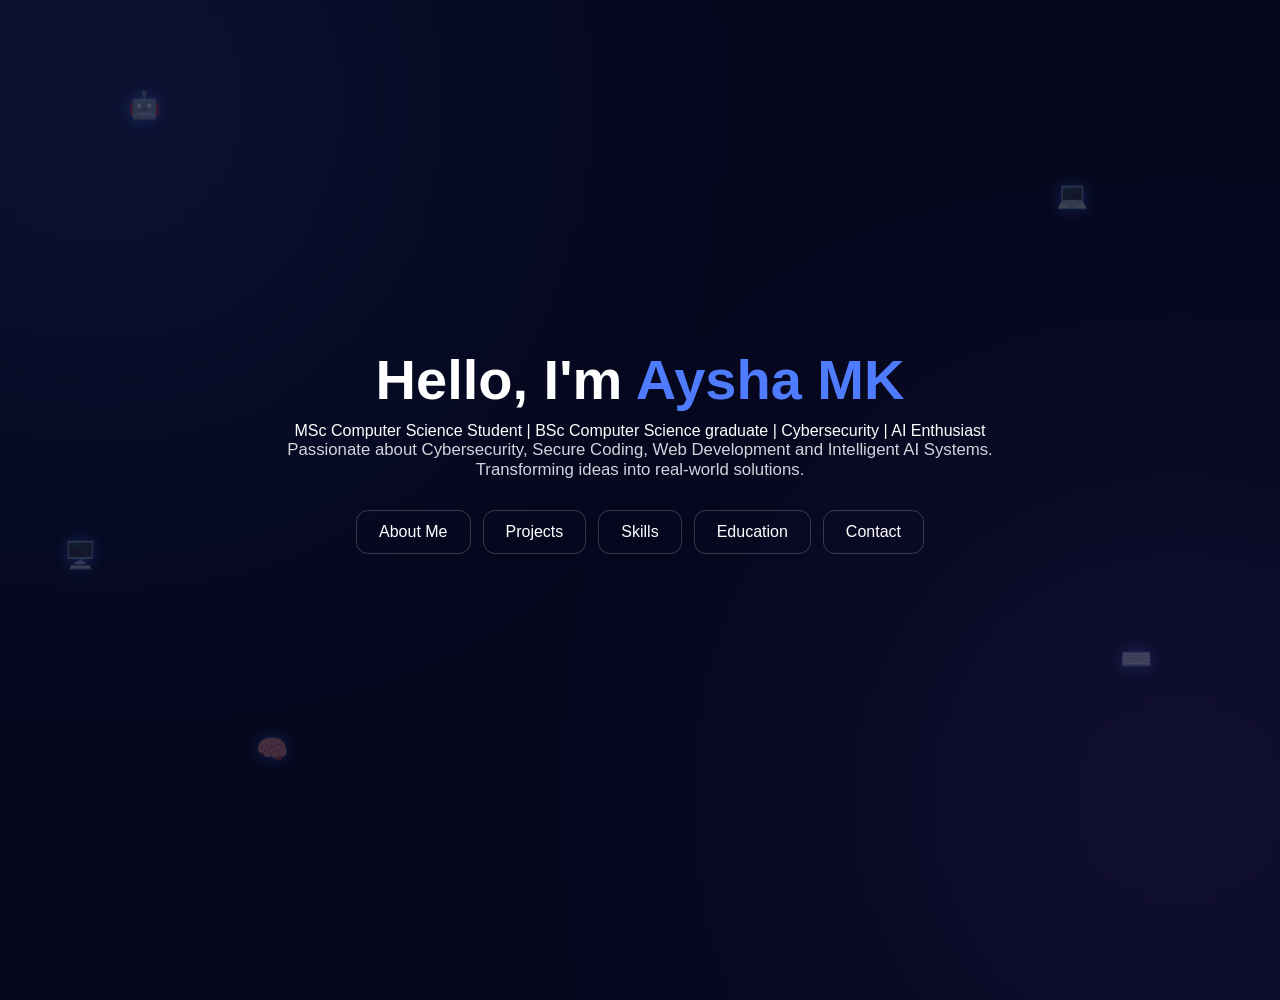
<file: index.html>
<!DOCTYPE html>
<html lang="en">

<head>
    <meta charset="UTF-8">
    <meta name="viewport" content="width=device-width, initial-scale=1.0">

    <title>Aysha MK Portfolio</title>

    <style>
        * {
            margin: 0;
            padding: 0;
            box-sizing: border-box;
            font-family: 'Poppins', sans-serif;
        }

        body {
            background: #05071d;
            color: white;
            min-height: 100vh;
            overflow: hidden;
            display: flex;
            justify-content: center;
            align-items: center;
            position: relative;
        }

        /* 🌈 Background glow */
        body::before,
        body::after {
            content: '';
            position: absolute;
            width: 400px;
            height: 400px;
            filter: blur(200px);
            opacity: .25;
            z-index: 0;
        }

        body::before {
            background: #4f7cff;
            top: -100px;
            left: -100px;
        }

        body::after {
            background: #8b5cf6;
            bottom: -100px;
            right: -100px;
        }

        /* 🌐 floating tech icons */
        .tech {
            position: absolute;
            font-size: 26px;
            opacity: 0.25;
            animation: float 6s ease-in-out infinite;
            filter: drop-shadow(0 0 8px #4f7cff);
        }

        @keyframes float {
            0%, 100% { transform: translateY(0px); }
            50% { transform: translateY(-30px); }
        }

        /* HERO */
        .hero {
            text-align: center;
            z-index: 2;
            padding: 20px;
            max-width: 800px;
        }

        .hero h1 {
            font-size: 3.5rem;
            margin-bottom: 10px;
        }

        .hero span {
            color: #4f7cff;
        }
        
        .hero p {
            color: #d1d5db;
            font-size: 1.05rem;
            margin-bottom: 30px;
        }

        .buttons {
            display: flex;
            justify-content: center;
            flex-wrap: wrap;
            gap: 12px;
        }

        .btn {
            padding: 12px 22px;
            border-radius: 12px;
            border: 1px solid rgba(255, 255, 255, 0.2);
            color: white;
            text-decoration: none;
            transition: 0.3s;
        }

        .btn:hover {
            background: linear-gradient(135deg, #4f7cff, #8b5cf6);
            transform: translateY(-3px);
        }

        /* =========================
           📱 MOBILE RESPONSIVE FIX
        ========================== */
        @media (max-width: 768px) {

            body {
                overflow-y: auto;
                align-items: flex-start;
                padding: 40px 15px;
            }

            .hero h1 {
                font-size: 2.2rem;
            }

            .hero p {
                font-size: 0.95rem;
            }

            .btn {
                width: 100%;
                text-align: center;
            }

            .buttons {
                flex-direction: column;
                gap: 10px;
            }
        }
    </style>
</head>

<body>

    <!-- 🌐 Floating tech icons -->
    <div class="tech" style="top:10%; left:10%;">🤖</div>
    <div class="tech" style="top:20%; right:15%;">💻</div>
    <div class="tech" style="bottom:15%; left:20%;">🧠</div>
    <div class="tech" style="bottom:25%; right:10%;">⌨️</div>
    <div class="tech" style="top:60%; left:5%;">🖥️</div>

    <section class="hero">

        <h1>Hello, I'm <span>Aysha MK</span></h1>

        <div class="typing-container">
            <div class="typing-text">
                MSc Computer Science Student | BSc Computer Science graduate | Cybersecurity | AI Enthusiast
            </div>
        </div>

        <p>
            Passionate about Cybersecurity, Secure Coding, Web Development
            and Intelligent AI Systems. Transforming ideas into real-world solutions.
        </p>

        <div class="buttons">
            <a href="about.html" class="btn">About Me</a>
            <a href="projects.html" class="btn">Projects</a>
            <a href="skills.html" class="btn">Skills</a>
            <a href="education.html" class="btn">Education</a>
            <a href="contact.html" class="btn">Contact</a>
        </div>

    </section>

</body>

</html>
</file>
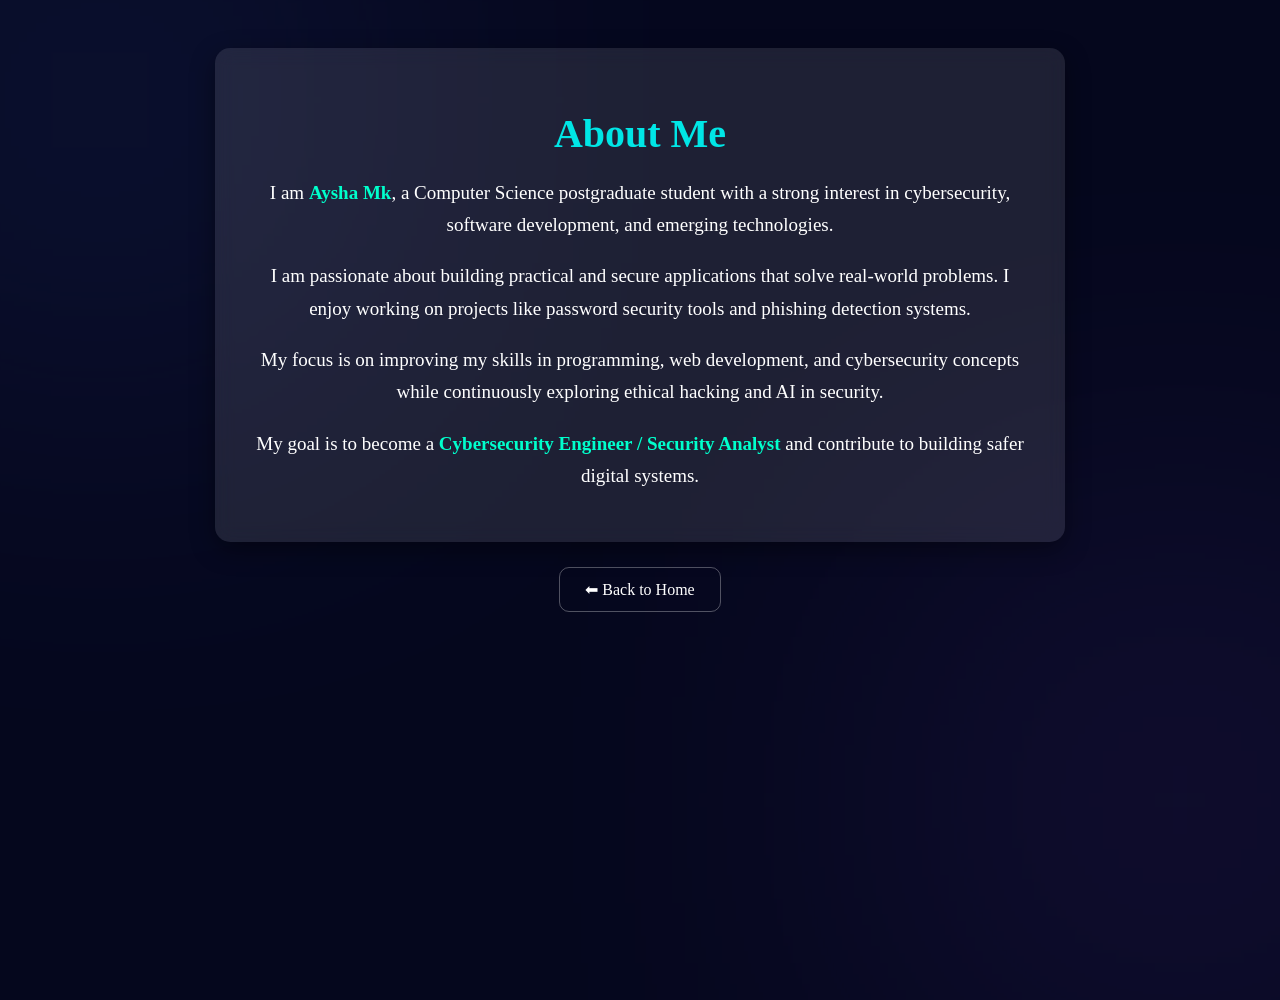
<file: about.html>
<!DOCTYPE html>
<html lang="en">

<head>
    <meta charset="UTF-8">
    <title>About Me</title>

    <style>
        /* BODY FIX (SCROLL ENABLED) */
        body {
            background: #05071d;
            color: white;
            min-height: 100vh;

            display: flex;
            justify-content: center;
            align-items: flex-start;

            overflow-x: hidden;
            overflow-y: auto;

            padding: 40px 0;
        }

        /* Smooth scroll */
        html {
            scroll-behavior: smooth;
        }

        /* Background Glow */
        body::before {
            content: '';
            position: absolute;
            width: 400px;
            height: 400px;
            background: #4f7cff;
            filter: blur(200px);
            opacity: .2;
            top: -100px;
            left: -100px;
        }

        body::after {
            content: '';
            position: absolute;
            width: 400px;
            height: 400px;
            background: #8b5cf6;
            filter: blur(200px);
            opacity: .2;
            bottom: -100px;
            right: -100px;
        }

        /* Container */
        .container {
            width: 80%;
            max-width: 850px;
            z-index: 2;
        }

        /* Card */
        .card {
            background: rgba(255, 255, 255, 0.1);
            padding: 35px;
            border-radius: 15px;
            backdrop-filter: blur(10px);
            box-shadow: 0 8px 25px rgba(0, 0, 0, 0.4);
            text-align: center;
            transition: transform 0.3s ease;
        }

        .card:hover {
            transform: scale(1.03);
        }

        /* Text */
        h1 {
            font-size: 40px;
            margin-bottom: 20px;
            color: #00e6e6;
        }

        p {
            font-size: 19px;
            line-height: 1.7;
            margin-bottom: 15px;
        }

        .highlight {
            color: #00ffcc;
            font-weight: bold;
        }

        /* ⭐ BACK BUTTON STYLE */
        .back-btn {
            margin-top: 25px;
            text-align: center;
        }

        .back-btn a {
            display: inline-block;
            padding: 12px 25px;
            border-radius: 10px;
            text-decoration: none;
            color: white;
            border: 1px solid rgba(255, 255, 255, 0.3);
            transition: 0.3s;
        }

        .back-btn a:hover {
            background: linear-gradient(135deg, #4f7cff, #8b5cf6);
            transform: translateY(-3px);
        }
    </style>
</head>

<body>

    <div class="container">

        <div class="card">

            <h1>About Me</h1>

            <p>
                I am <span class="highlight">Aysha Mk</span>, a Computer Science postgraduate student
                with a strong interest in cybersecurity, software development, and emerging technologies.
            </p>

            <p>
                I am passionate about building practical and secure applications that solve real-world problems.
                I enjoy working on projects like password security tools and phishing detection systems.
            </p>

            <p>
                My focus is on improving my skills in programming, web development, and cybersecurity concepts
                while continuously exploring ethical hacking and AI in security.
            </p>

            <p>
                My goal is to become a <span class="highlight">Cybersecurity Engineer / Security Analyst</span>
                and contribute to building safer digital systems.
            </p>

        </div>

        <!-- ⭐ BACK BUTTON (ADDED ONLY) -->
        <div class="back-btn">
            <a href="index.html">⬅ Back to Home</a>
        </div>

    </div>

</body>

</html>
</file>
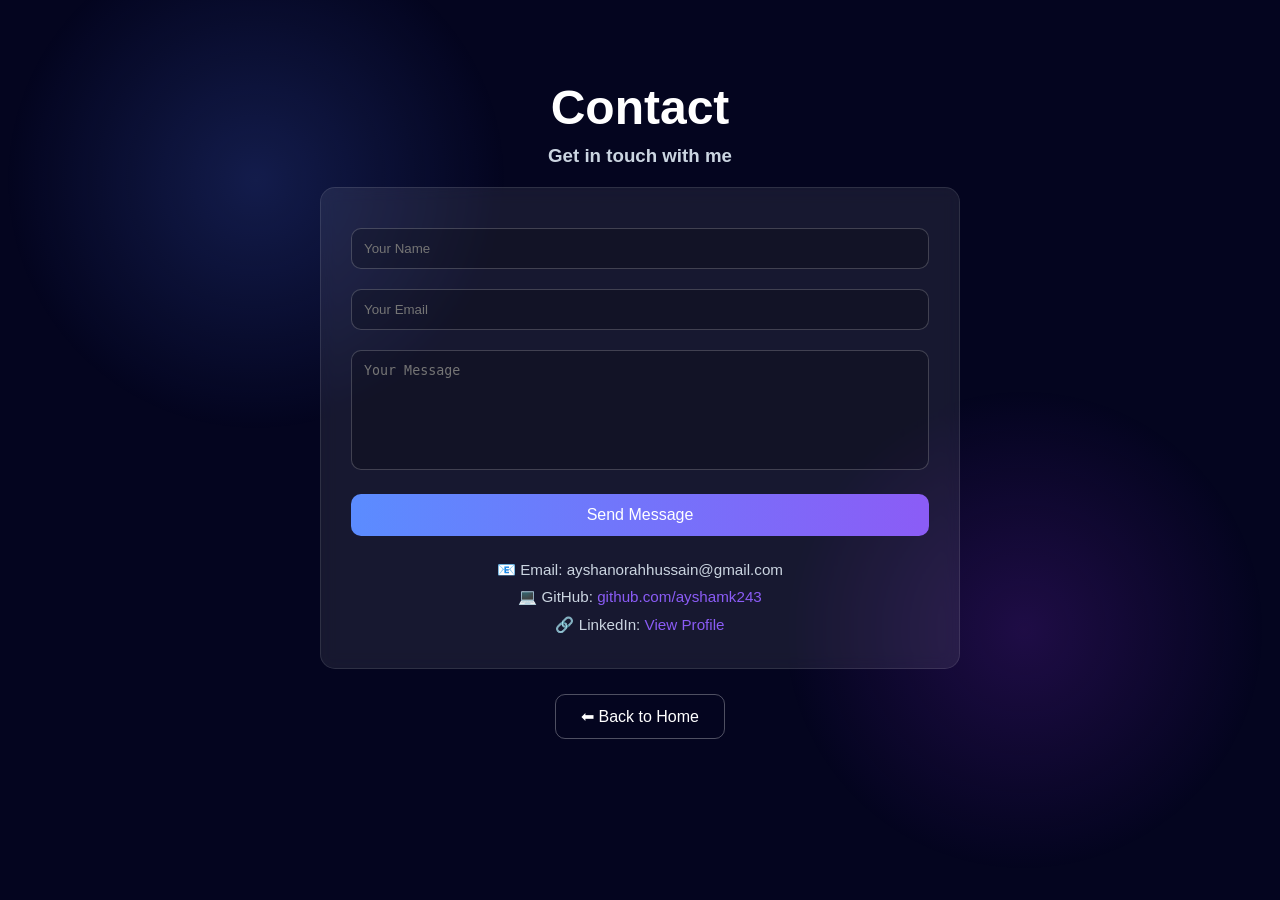
<file: contact.html>
<!DOCTYPE html>
<html lang="en">

<head>
    <meta charset="UTF-8">
    <title>Contact</title>
    <script src="https://cdn.emailjs.com/dist/email.min.js"></script>
    <script>
        (function () {
            emailjs.init("ZXTJy-gbjbfBtlTgT");
        })();
    </script>

    <style>
        * {
            margin: 0;
            padding: 0;
            box-sizing: border-box
        }

        body {
            font-family: Poppins, Arial, sans-serif;
            background: #04051f;
            color: white;
            min-height: 100vh;
            overflow-x: hidden;
        }

        .particles {
            position: fixed;
            inset: 0;
            background:
                radial-gradient(circle at 20% 20%, rgba(80, 120, 255, .2), transparent 20%),
                radial-gradient(circle at 80% 70%, rgba(138, 43, 226, .2), transparent 20%);
        }

        .page {
            position: relative;
            z-index: 1;
            max-width: 700px;
            margin: auto;
            padding: 80px 30px;
            text-align: center;
        }

        h1 {
            font-size: 3rem;
            margin-bottom: 10px;
        }

        h3 {
            color: #cbd5e1;
            margin-bottom: 20px;
        }

        .card {
            background: rgba(255, 255, 255, .08);
            backdrop-filter: blur(8px);
            padding: 30px;
            border-radius: 15px;
            border: 1px solid rgba(255, 255, 255, .1);
        }

        input,
        textarea {
            width: 100%;
            padding: 12px;
            margin: 10px 0;
            border-radius: 10px;
            border: 1px solid rgba(255, 255, 255, 0.2);
            background: rgba(0, 0, 0, 0.2);
            color: white;
            outline: none;
        }

        textarea {
            resize: none;
            height: 120px;
        }

        button {
            width: 100%;
            padding: 12px;
            border: none;
            border-radius: 10px;
            margin-top: 10px;
            cursor: pointer;
            background: linear-gradient(90deg, #5b8cff, #8b5cf6);
            color: white;
            font-size: 1rem;
            transition: 0.3s;
        }

        button:hover {
            transform: translateY(-3px);
        }

        .info {
            margin-top: 20px;
            font-size: 0.95rem;
            color: #cbd5e1;
            line-height: 1.8;
        }

        a {
            color: #8b5cf6;
            text-decoration: none;
        }

        /* ⭐ BACK BUTTON STYLE */
        .back-btn {
            margin-top: 25px;
            text-align: center;
        }

        .back-btn a {
            display: inline-block;
            padding: 12px 25px;
            border-radius: 10px;
            text-decoration: none;
            color: white;
            border: 1px solid rgba(255, 255, 255, 0.3);
            transition: 0.3s;
        }

        .back-btn a:hover {
            background: linear-gradient(90deg, #5b8cff, #8b5cf6);
            transform: translateY(-3px);
        }
    </style>
</head>

<body>

    <div class="particles"></div>

    <section class="page">

        <h1>Contact</h1>
        <h3>Get in touch with me</h3>

        <div class="card">

            <form id="contactForm">

                <input type="text" id="name" placeholder="Your Name" required>
                <input type="email" id="email" placeholder="Your Email" required>
                <textarea id="message" placeholder="Your Message" required></textarea>

                <button type="submit">Send Message</button>

            </form>

            <div class="info">
                📧 Email: ayshanorahhussain@gmail.com <br>
                💻 GitHub: <a href="https://github.com/ayshamk243" target="_blank">github.com/ayshamk243</a> <br>
                🔗 LinkedIn: <a href="https://www.linkedin.com/in/aysha-mk-b339282b7" target="_blank">View Profile</a>
            </div>

        </div>

        <!-- ⭐ BACK BUTTON ADDED -->
        <div class="back-btn">
            <a href="index.html">⬅ Back to Home</a>
        </div>

    </section>

    <script>
        document.getElementById("contactForm").addEventListener("submit", function (e) {
            e.preventDefault();

            emailjs.send("service_42viop8", "template_ggx5kvo", {
                from_name: document.getElementById("name").value,
                from_email: document.getElementById("email").value,
                message: document.getElementById("message").value
            })
                .then(function () {
                    alert("✅ Message sent successfully to Gmail!");
                    document.getElementById("contactForm").reset();
                }, function (error) {
                    alert("❌ Failed to send message");
                    console.log(error);
                });
        });
    </script>

</body>

</html>
</file>
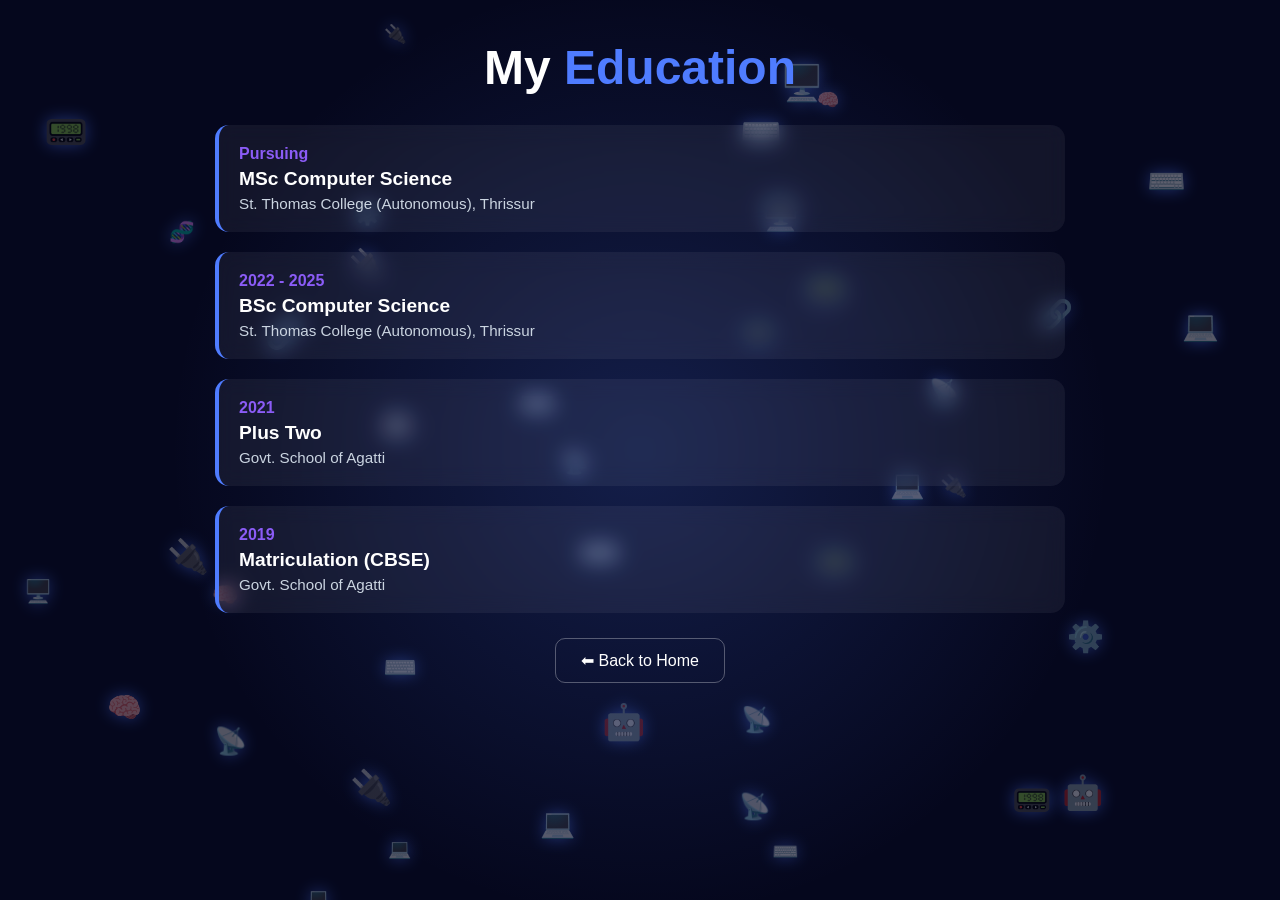
<file: education.html>
<!DOCTYPE html>
<html lang="en">

<head>
    <meta charset="UTF-8">
    <meta name="viewport" content="width=device-width, initial-scale=1.0">
    <title>Education - Aysha MK</title>

    <style>
        * {
            margin: 0;
            padding: 0;
            box-sizing: border-box;
            font-family: 'Poppins', sans-serif;
        }

        /* ⭐ ONLY CHANGE: SCROLL FIX */
        body {
            min-height: 100vh;

            overflow-x: hidden;
            overflow-y: auto;
            /* ✅ enables scroll */

            color: white;
            display: flex;
            justify-content: center;
            align-items: flex-start;
            /* important for scroll */
            background: #05071d;
        }

        /* 🌌 MOVING TECH BACKGROUND */
        .tech-bg {
            position: absolute;
            width: 100%;
            height: 100%;
            overflow: hidden;
            z-index: 0;
        }

        .tech {
            position: absolute;
            font-size: 26px;
            opacity: 0.35;
            filter: drop-shadow(0 0 8px #4f7cff);
            animation: moveAround linear infinite;
        }

        @keyframes moveAround {
            0% {
                transform: translate(0, 0) rotate(0deg);
            }

            25% {
                transform: translate(60px, -80px) rotate(10deg);
            }

            50% {
                transform: translate(-50px, 60px) rotate(-10deg);
            }

            75% {
                transform: translate(80px, 40px) rotate(15deg);
            }

            100% {
                transform: translate(0, 0) rotate(0deg);
            }
        }

        body::after {
            content: "";
            position: absolute;
            width: 100%;
            height: 100%;
            background: radial-gradient(circle at center, rgba(79, 124, 255, 0.2), transparent 60%);
            z-index: 1;
        }

        .container {
            position: relative;
            z-index: 2;
            width: 90%;
            max-width: 850px;
            text-align: center;
            padding: 40px 0;
        }

        h1 {
            font-size: 3rem;
            margin-bottom: 30px;
        }

        h1 span {
            color: #4f7cff;
        }

        .timeline {
            display: flex;
            flex-direction: column;
            gap: 20px;
        }

        .card {
            background: rgba(255, 255, 255, 0.06);
            padding: 20px;
            border-radius: 14px;
            border-left: 4px solid #4f7cff;
            text-align: left;
            backdrop-filter: blur(10px);
            transition: 0.3s;
        }

        .card:hover {
            transform: translateX(10px);
            background: rgba(255, 255, 255, 0.1);
        }

        .year {
            color: #8b5cf6;
            font-weight: bold;
        }

        .title {
            font-size: 1.2rem;
            margin-top: 5px;
            font-weight: 600;
        }

        .desc {
            color: #cbd5e1;
            margin-top: 5px;
            font-size: 0.95rem;
        }

        /* ⭐ BACK BUTTON */
        .back-btn {
            margin-top: 25px;
            text-align: center;
        }

        .back-btn a {
            display: inline-block;
            padding: 12px 25px;
            border-radius: 10px;
            text-decoration: none;
            color: white;
            border: 1px solid rgba(255, 255, 255, 0.3);
            transition: 0.3s;
        }

        .back-btn a:hover {
            background: linear-gradient(135deg, #4f7cff, #8b5cf6);
            transform: translateY(-3px);
        }
    </style>
</head>

<body>

    <div class="tech-bg" id="bg"></div>

    <div class="container">

        <h1>My <span>Education</span></h1>

        <div class="timeline">

            <div class="card">
                <div class="year">Pursuing</div>
                <div class="title">MSc Computer Science</div>
                <div class="desc">St. Thomas College (Autonomous), Thrissur</div>
            </div>

            <div class="card">
                <div class="year">2022 - 2025</div>
                <div class="title">BSc Computer Science</div>
                <div class="desc">St. Thomas College (Autonomous), Thrissur</div>
            </div>

            <div class="card">
                <div class="year">2021</div>
                <div class="title">Plus Two</div>
                <div class="desc">Govt. School of Agatti</div>
            </div>

            <div class="card">
                <div class="year">2019</div>
                <div class="title">Matriculation (CBSE)</div>
                <div class="desc">Govt. School of Agatti</div>
            </div>

        </div>

        <div class="back-btn">
            <a href="index.html">⬅ Back to Home</a>
        </div>

    </div>

    <script>
        const bg = document.getElementById("bg");

        const techIcons = [
            "🤖", "💻", "⌨️", "🖥️", "🧠", "⚙️", "🔌", "🧬", "📟", "📡", "🔗"
        ];

        for (let i = 0; i < 40; i++) {
            let span = document.createElement("span");
            span.classList.add("tech");

            span.innerText = techIcons[Math.floor(Math.random() * techIcons.length)];

            span.style.left = Math.random() * 100 + "vw";
            span.style.top = Math.random() * 100 + "vh";

            span.style.animationDuration = (Math.random() * 6 + 4) + "s";
            span.style.fontSize = (Math.random() * 18 + 18) + "px";

            bg.appendChild(span);
        }
    </script>

</body>

</html>
</file>
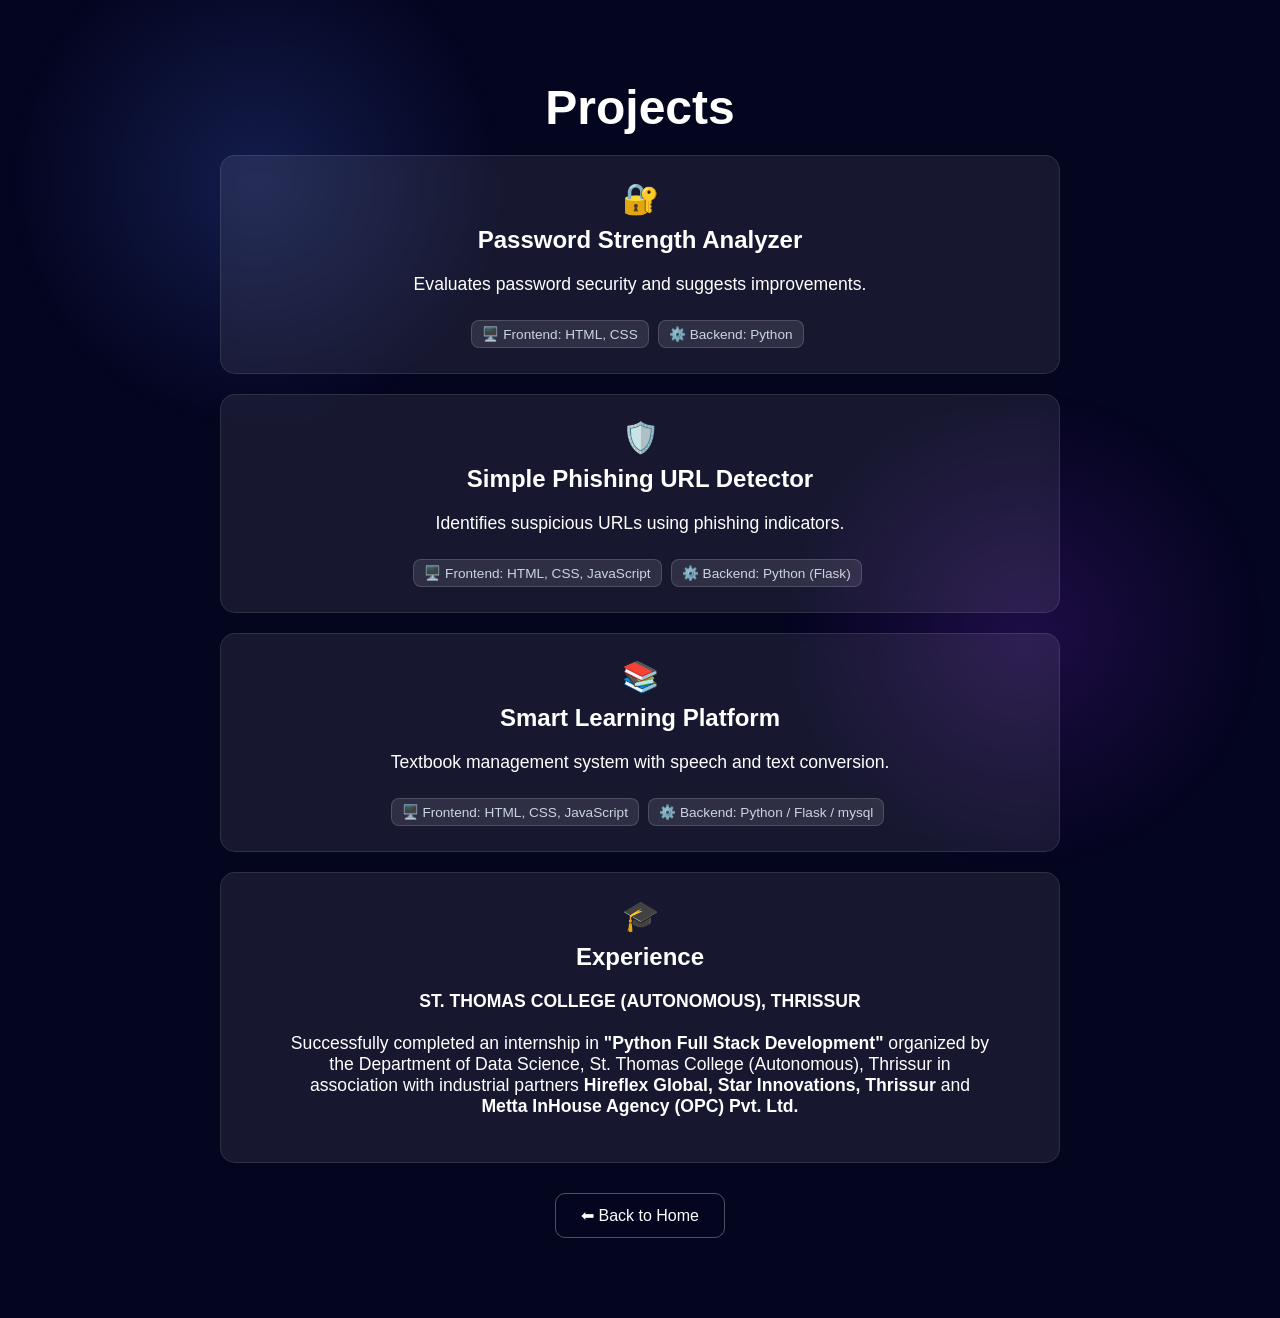
<file: projects.html>
<!DOCTYPE html>
<html lang="en">

<head>
    <meta charset="UTF-8">
    <title>Projects</title>

    <style>
        * {
            margin: 0;
            padding: 0;
            box-sizing: border-box
        }

        body {
            font-family: Poppins, Arial, sans-serif;
            background: #04051f;
            color: white;
            min-height: 100vh;
            overflow-x: hidden;
        }

        .particles {
            position: fixed;
            inset: 0;
            background:
                radial-gradient(circle at 20% 20%, rgba(80, 120, 255, .2), transparent 20%),
                radial-gradient(circle at 80% 70%, rgba(138, 43, 226, .2), transparent 20%);
        }

        .hero,
        .page {
            position: relative;
            z-index: 1;
            max-width: 900px;
            margin: auto;
            padding: 80px 30px;
            text-align: center;
        }

        h1 {
            font-size: 3rem;
            margin-bottom: 10px
        }

        h3 {
            margin-bottom: 20px;
            color: #cbd5e1
        }

        p {
            font-size: 1.1rem;
            max-width: 700px;
            margin: 20px auto
        }

        .card {
            background: rgba(255, 255, 255, .08);
            backdrop-filter: blur(8px);
            padding: 25px;
            margin: 20px 0;
            border-radius: 15px;
            border: 1px solid rgba(255, 255, 255, .1);
            transition: 0.3s;
        }

        .card:hover {
            transform: translateY(-5px);
        }

        .icon {
            font-size: 30px;
            margin-bottom: 10px;
        }

        h2 {
            margin-bottom: 10px;
        }

        .tools {
            margin-top: 15px;
            font-size: 0.95rem;
            color: #cbd5e1;
        }

        .tool-badge {
            display: inline-block;
            margin: 5px 5px 0 0;
            padding: 5px 10px;
            border-radius: 8px;
            background: rgba(255, 255, 255, 0.1);
            border: 1px solid rgba(255, 255, 255, 0.15);
            font-size: 0.85rem;
        }

        /* ⭐ BACK BUTTON STYLE */
        .back-btn {
            text-align: center;
            margin-top: 30px;
        }

        .back-btn a {
            display: inline-block;
            padding: 12px 25px;
            border-radius: 10px;
            text-decoration: none;
            color: white;
            border: 1px solid rgba(255, 255, 255, 0.3);
            transition: 0.3s;
        }

        .back-btn a:hover {
            background: linear-gradient(135deg, #4f7cff, #8b5cf6);
            transform: translateY(-3px);
        }
    </style>
</head>

<body>

    <div class="particles"></div>

    <section class="page">

        <h1><span>Projects</span></h1>

        <!-- PROJECT 1 -->
        <div class="card">
            <div class="icon">🔐</div>
            <h2>Password Strength Analyzer</h2>
            <p>Evaluates password security and suggests improvements.</p>

            <div class="tools">
                <div class="tool-badge">🖥️ Frontend: HTML, CSS</div>
                <div class="tool-badge">⚙️ Backend: Python</div>
            </div>
        </div>

        <!-- PROJECT 2 -->
        <div class="card">
            <div class="icon">🛡️</div>
            <h2>Simple Phishing URL Detector</h2>
            <p>Identifies suspicious URLs using phishing indicators.</p>

            <div class="tools">
                <div class="tool-badge">🖥️ Frontend: HTML, CSS, JavaScript</div>
                <div class="tool-badge">⚙️ Backend: Python (Flask)</div>
            </div>
        </div>

        <!-- PROJECT 3 -->
        <div class="card">
            <div class="icon">📚</div>
            <h2>Smart Learning Platform</h2>
            <p>Textbook management system with speech and text conversion.</p>

            <div class="tools">
                <div class="tool-badge">🖥️ Frontend: HTML, CSS, JavaScript</div>
                <div class="tool-badge">⚙️ Backend: Python / Flask / mysql</div>
            </div>
        </div>

        <!-- ⭐ EXPERIENCE SECTION (ADDED) -->
        <div class="card">
            <div class="icon">🎓</div>
            <h2>Experience</h2>

            <p>
                <b>ST. THOMAS COLLEGE (AUTONOMOUS), THRISSUR</b><br><br>

                Successfully completed an internship in <b>"Python Full Stack Development"</b> organized by the
                Department of Data Science,
                St. Thomas College (Autonomous), Thrissur in association with industrial partners
                <b>Hireflex Global, Star Innovations, Thrissur</b> and
                <b>Metta InHouse Agency (OPC) Pvt. Ltd.</b>
            </p>
        </div>

        <!-- ⭐ BACK BUTTON -->
        <div class="back-btn">
            <a href="index.html">⬅ Back to Home</a>
        </div>

    </section>

</body>

</html>
</file>
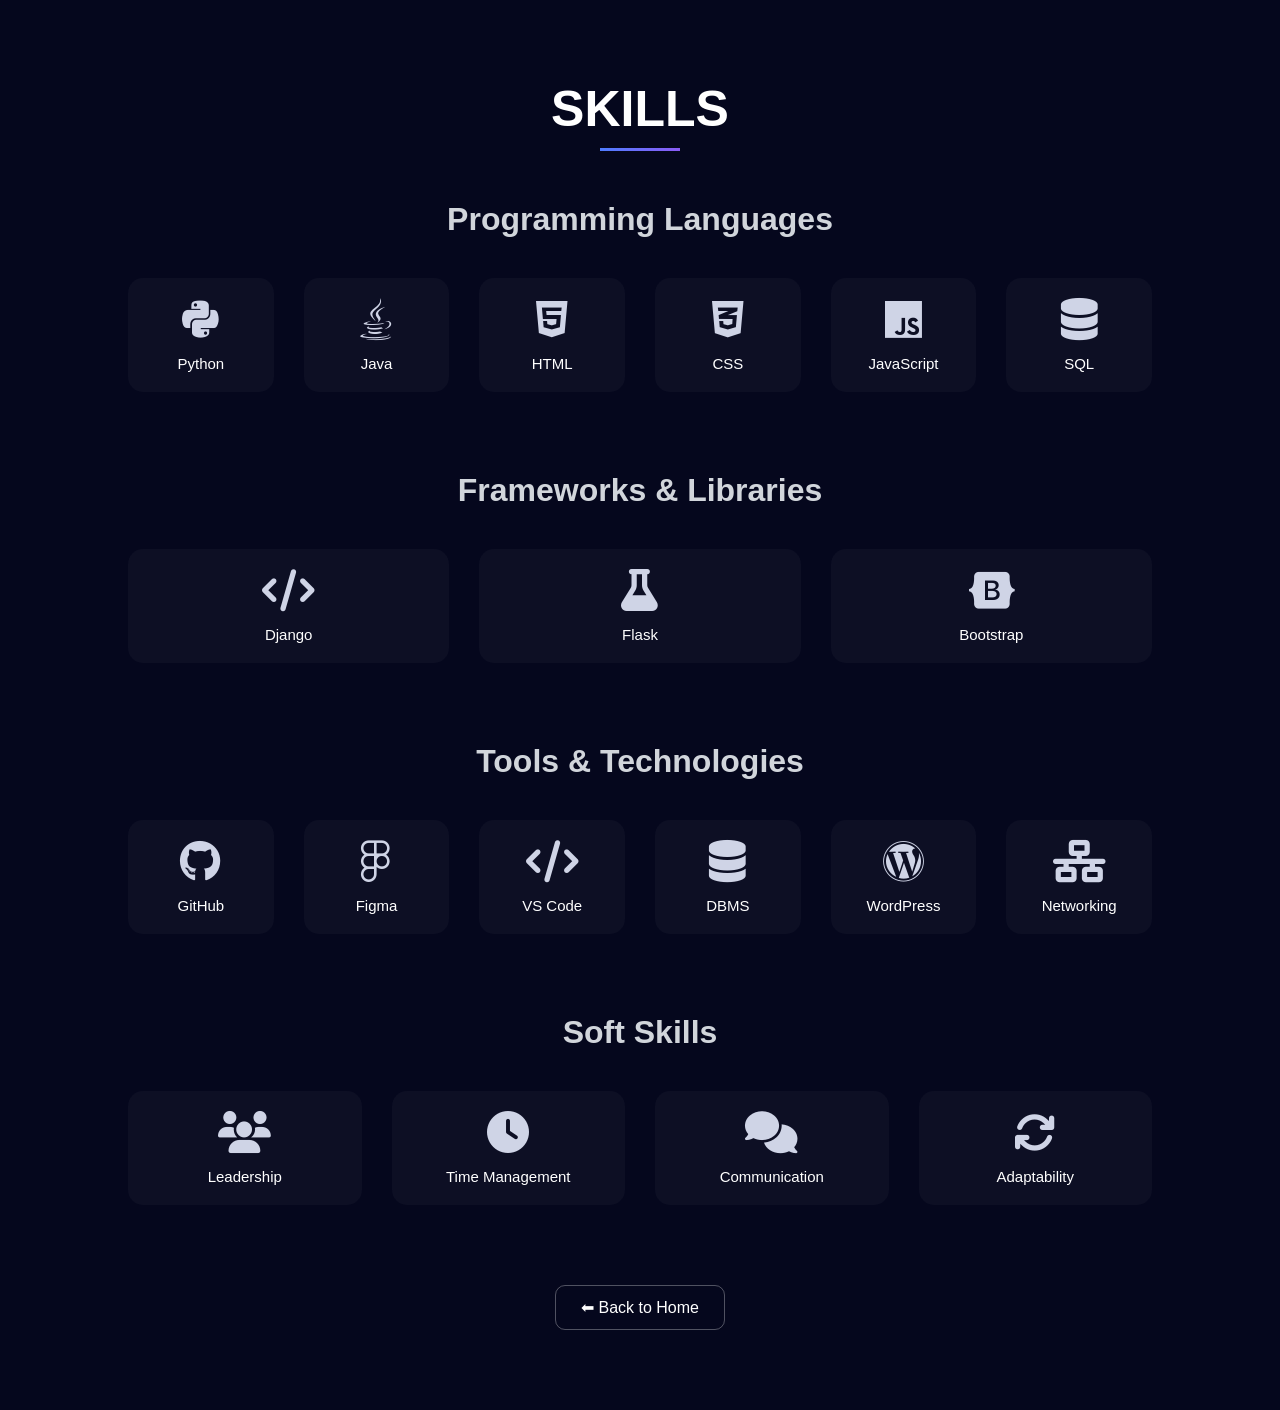
<file: skills.html>
<!DOCTYPE html>
<html lang="en">

<head>
    <meta charset="UTF-8">
    <meta name="viewport" content="width=device-width, initial-scale=1.0">

    <title>SKILLS</title>

    <link rel="stylesheet" href="https://cdnjs.cloudflare.com/ajax/libs/font-awesome/6.5.2/css/all.min.css">

    <style>
        * {
            margin: 0;
            padding: 0;
            box-sizing: border-box;
            font-family: 'Poppins', sans-serif;
        }

        body {
            background: #05071d;
            color: white;
            min-height: 100vh;
        }

        .skills-section {
            padding: 80px 10%;
        }

        .title {
            text-align: center;
            font-size: 50px;
            margin-bottom: 50px;
        }

        .title::after {
            content: '';
            width: 80px;
            height: 3px;
            display: block;
            margin: 10px auto;
            background: linear-gradient(90deg, #4f7cff, #8b5cf6);
        }

        .category {
            margin-bottom: 80px;
        }

        .category h2 {
            text-align: center;
            color: #d1d5db;
            margin-bottom: 40px;
            font-size: 32px;
        }

        .skills-grid {
            display: grid;
            grid-template-columns: repeat(auto-fit, minmax(140px, 1fr));
            gap: 30px;
        }

        .skill {
            text-align: center;
            padding: 20px;
            border-radius: 15px;
            background: rgba(255, 255, 255, 0.03);
            transition: .3s;
        }

        .skill:hover {
            transform: translateY(-5px);
            background: rgba(255, 255, 255, 0.08);
        }

        .skill i {
            font-size: 42px;
            margin-bottom: 15px;
            color: #cfd4e6;
        }

        .skill p {
            font-size: 15px;
        }

        /* ⭐ BACK BUTTON (ADDED ONLY THIS) */
        .back-btn {
            text-align: center;
            margin-top: 60px;
        }

        .back-btn a {
            display: inline-block;
            padding: 12px 25px;
            border-radius: 10px;
            text-decoration: none;
            color: white;
            border: 1px solid rgba(255, 255, 255, 0.3);
            transition: 0.3s;
        }

        .back-btn a:hover {
            background: linear-gradient(135deg, #4f7cff, #8b5cf6);
            transform: translateY(-3px);
        }
    </style>

</head>

<body>

    <section class="skills-section">

        <h1 class="title">SKILLS</h1>

        <!-- Programming Languages -->
        <div class="category">
            <h2>Programming Languages</h2>

            <div class="skills-grid">
                <div class="skill"><i class="fab fa-python"></i>
                    <p>Python</p>
                </div>
                <div class="skill"><i class="fab fa-java"></i>
                    <p>Java</p>
                </div>
                <div class="skill"><i class="fab fa-html5"></i>
                    <p>HTML</p>
                </div>
                <div class="skill"><i class="fab fa-css3-alt"></i>
                    <p>CSS</p>
                </div>
                <div class="skill"><i class="fab fa-js"></i>
                    <p>JavaScript</p>
                </div>
                <div class="skill"><i class="fas fa-database"></i>
                    <p>SQL</p>
                </div>
            </div>
        </div>

        <!-- Frameworks -->
        <div class="category">
            <h2>Frameworks & Libraries</h2>
            <div class="skills-grid">
                <div class="skill"><i class="fas fa-code"></i>
                    <p>Django</p>
                </div>
                <div class="skill"><i class="fas fa-flask"></i>
                    <p>Flask</p>
                </div>
                <div class="skill"><i class="fab fa-bootstrap"></i>
                    <p>Bootstrap</p>
                </div>
            </div>
        </div>

        <!-- Tools -->
        <div class="category">
            <h2>Tools & Technologies</h2>
            <div class="skills-grid">
                <div class="skill"><i class="fab fa-github"></i>
                    <p>GitHub</p>
                </div>
                <div class="skill"><i class="fab fa-figma"></i>
                    <p>Figma</p>
                </div>
                <div class="skill"><i class="fas fa-code"></i>
                    <p>VS Code</p>
                </div>
                <div class="skill"><i class="fas fa-database"></i>
                    <p>DBMS</p>
                </div>
                <div class="skill"><i class="fab fa-wordpress"></i>
                    <p>WordPress</p>
                </div>
                <div class="skill"><i class="fas fa-network-wired"></i>
                    <p>Networking</p>
                </div>
            </div>
        </div>

        <!-- Soft Skills -->
        <div class="category">
            <h2>Soft Skills</h2>
            <div class="skills-grid">
                <div class="skill"><i class="fas fa-users"></i>
                    <p>Leadership</p>
                </div>
                <div class="skill"><i class="fas fa-clock"></i>
                    <p>Time Management</p>
                </div>
                <div class="skill"><i class="fas fa-comments"></i>
                    <p>Communication</p>
                </div>
                <div class="skill"><i class="fas fa-arrows-rotate"></i>
                    <p>Adaptability</p>
                </div>
            </div>
        </div>

        <!-- ⭐ BACK BUTTON ADDED HERE (END OF CONTAINER) -->
        <div class="back-btn">
            <a href="index.html">⬅ Back to Home</a>
        </div>

    </section>

</body>

</html>
</file>
